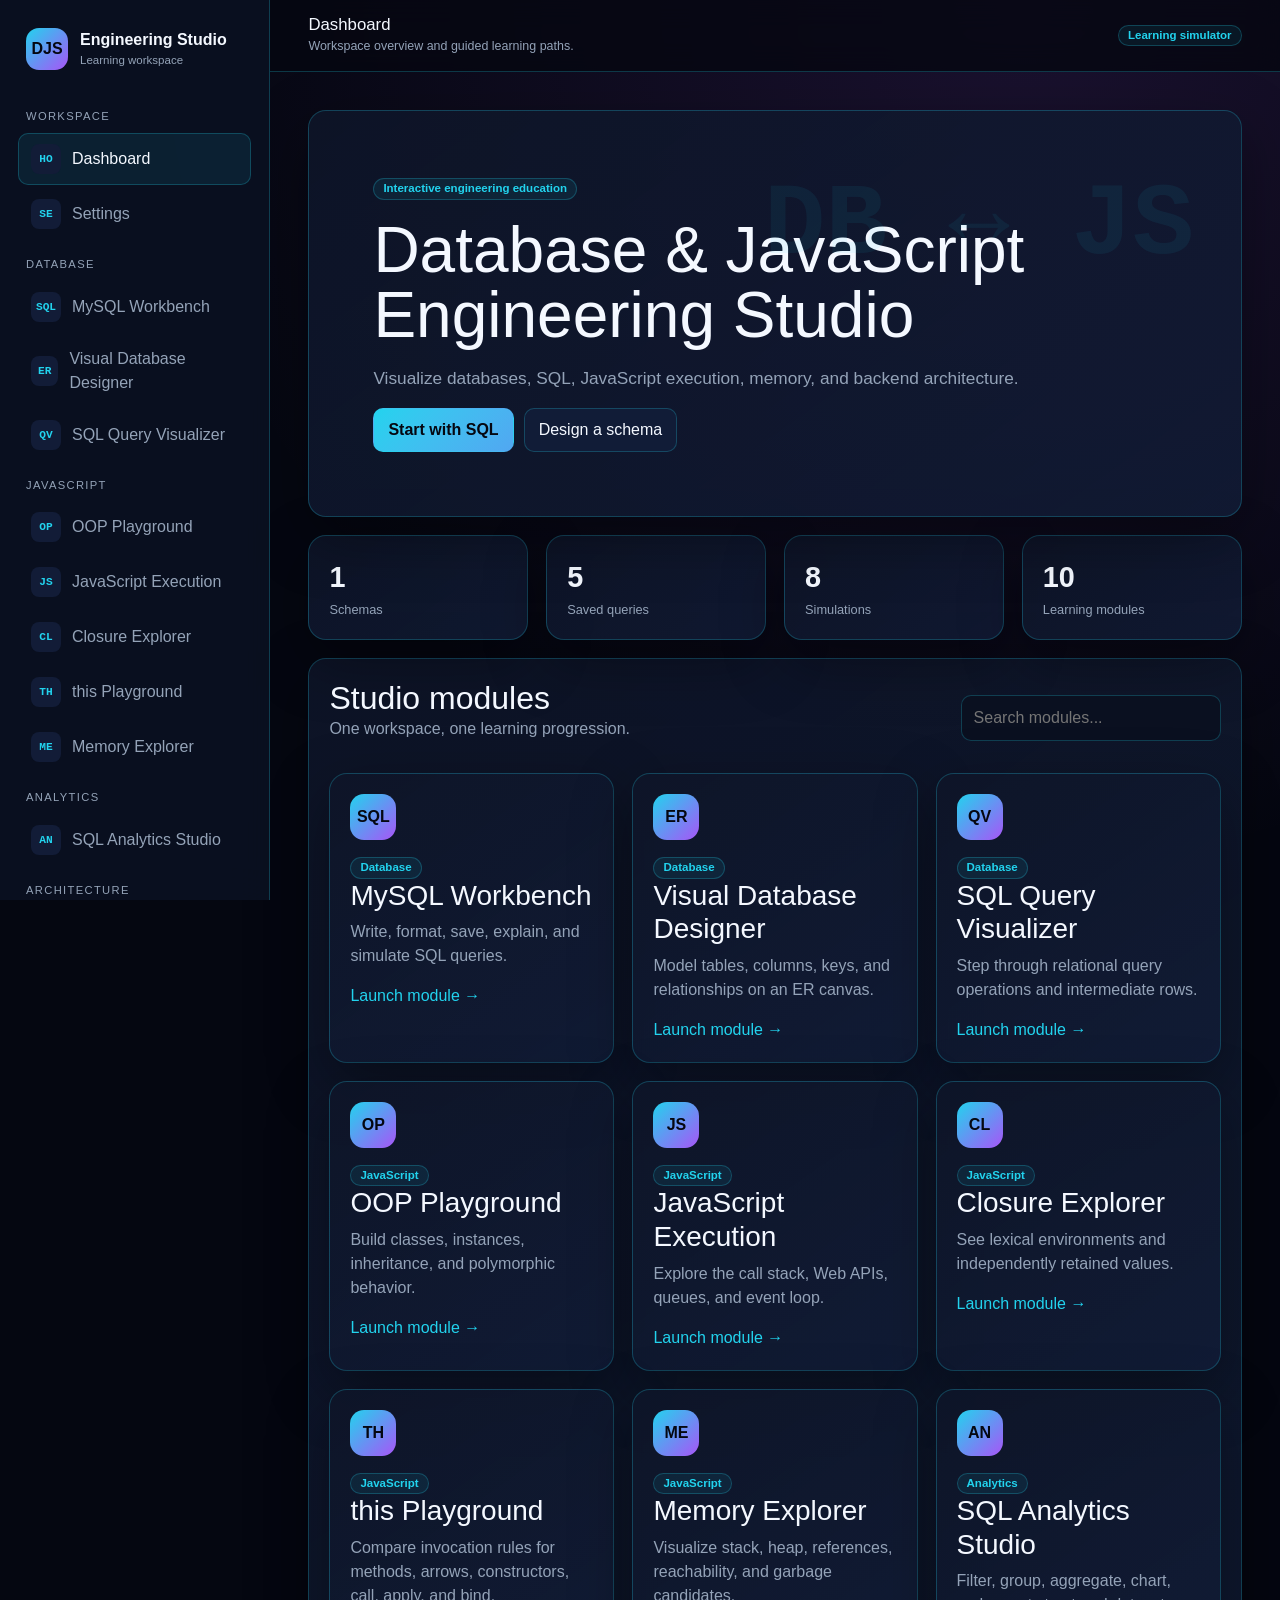
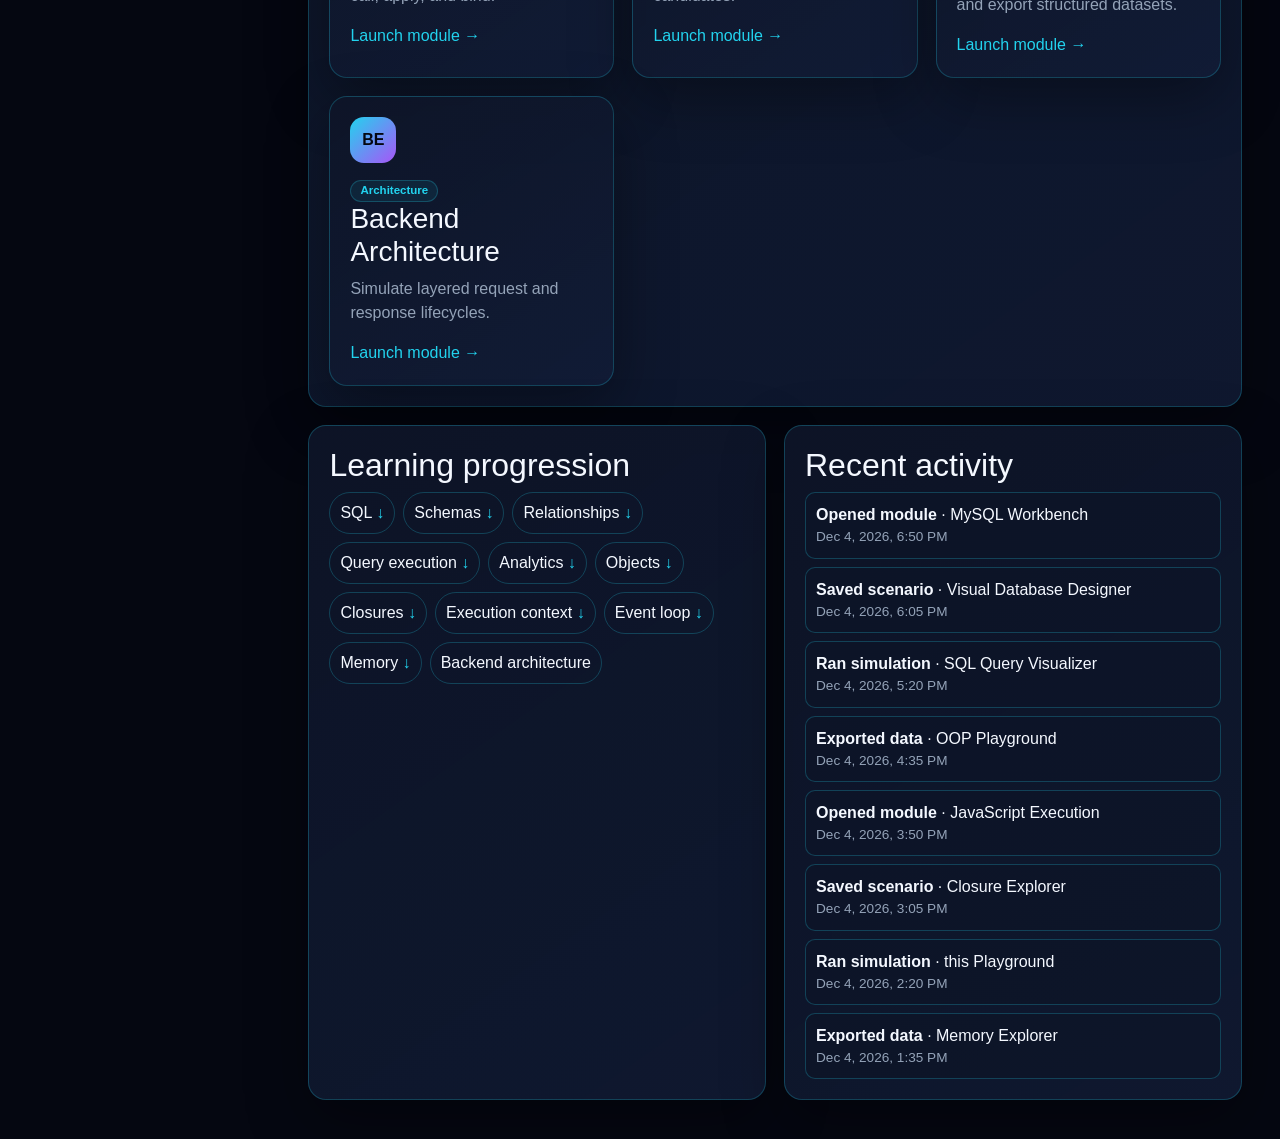
<file: index.html>
<!doctype html>
<html lang="en">

<head>
    <meta charset="utf-8">
    <meta name="viewport" content="width=device-width,initial-scale=1">
    <title>Database & JavaScript Engineering Studio</title>
    <link rel="preconnect" href="https://fonts.googleapis.com" />
    <link rel="preconnect" href="https://fonts.gstatic.com" crossorigin />
    <link rel="stylesheet" href="https://fonts.googleapis.com/css2?family=Albert+Sans:wght@400;500;600;700;800&display=swap" />
    <meta name="description" content="A browser-based engineering studio for SQL learning, database design, query visualization, JavaScript execution, closures, memory, analytics, and backend architecture simulation.">
    <link rel="canonical" href="https://fazal305.github.io/database-javascript-engineering-studio/">

    <meta property="og:type" content="website">
    <meta property="og:url" content="https://fazal305.github.io/database-javascript-engineering-studio/">
    <meta property="og:title" content="Database & JavaScript Engineering Studio">
    <meta property="og:description" content="A browser-based engineering studio for SQL learning, database design, query visualization, JavaScript execution, closures, memory, analytics, and backend architecture simulation.">
    <meta property="og:image" content="https://fazal305.github.io/database-javascript-engineering-studio/assets/icons/og-image.png">
    <meta property="og:image:width" content="1200">
    <meta property="og:image:height" content="630">

    <meta name="twitter:card" content="summary_large_image">
    <meta name="twitter:title" content="Database & JavaScript Engineering Studio">
    <meta name="twitter:description" content="A browser-based engineering studio for SQL learning, database design, query visualization, JavaScript execution, closures, memory, analytics, and backend architecture simulation.">
    <meta name="twitter:image" content="https://fazal305.github.io/database-javascript-engineering-studio/assets/icons/og-image.png">

    <link rel="icon" type="image/svg+xml" href="assets/icons/favicon.svg">
    <link href="https://cdn.jsdelivr.net/npm/bootstrap@5.3.3/dist/css/bootstrap.min.css" rel="stylesheet">
    <link rel="stylesheet" href="styles.css">
    <link rel="stylesheet" href="css/dashboard.css">
</head>

<body>
    <div class="app-shell">
        <aside data-sidebar></aside>
        <main class="main">
            <header data-topbar></header>
            <div class="page-content">
                <section class="hero panel"><span class="badge">Interactive engineering education</span>
                    <h2 id="hero-title"></h2>
                    <p id="hero-tagline"></p>
                    <div class="toolbar"><a class="btn btn-primary" href="mysql-workbench.html">Start with SQL</a><a
                            class="btn" href="database-designer.html">Design a schema</a></div>
                </section>
                <section id="stats" class="grid grid-4 stats"></section>
                <section class="panel">
                    <div class="panel-header">
                        <div>
                            <h2>Studio modules</h2>
                            <p class="muted">One workspace, one learning progression.</p>
                        </div><input id="module-search" class="input search" aria-label="Search modules"
                            placeholder="Search modules...">
                    </div>
                    <div id="module-grid" class="grid grid-3"></div>
                </section>
                <div class="grid grid-2 lower-grid">
                    <section class="panel">
                        <h2>Learning progression</h2>
                        <div id="progression" class="progression"></div>
                    </section>
                    <section class="panel">
                        <h2>Recent activity</h2>
                        <div id="activity" class="list"></div>
                    </section>
                </div>
            </div>
        </main>
    </div>
    <script src="https://code.jquery.com/jquery-3.7.1.min.js"></script>
    <script src="https://cdn.jsdelivr.net/npm/bootstrap@5.3.3/dist/js/bootstrap.bundle.min.js"></script>
    <script src="js/shared.js"></script>
    <script src="js/dashboard.js"></script>
</body>

</html>
</file>
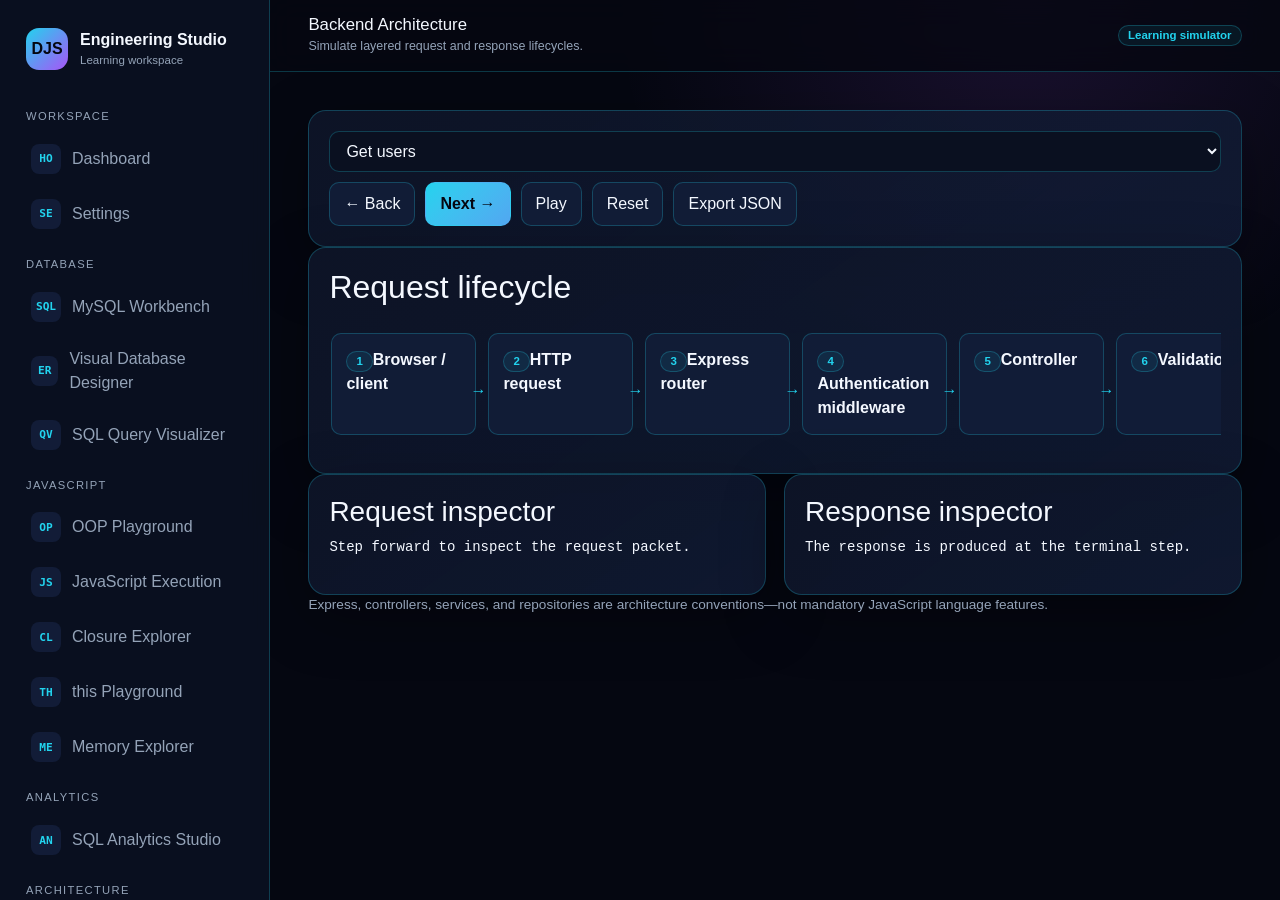
<file: backend-architecture.html>
<!doctype html>
<html lang="en">

<head>
    <meta charset="utf-8">
    <meta name="viewport" content="width=device-width,initial-scale=1">
    <title>Backend Architecture Simulator</title>
    <link rel="preconnect" href="https://fonts.googleapis.com" />
    <link rel="preconnect" href="https://fonts.gstatic.com" crossorigin />
    <link rel="stylesheet" href="https://fonts.googleapis.com/css2?family=Albert+Sans:wght@400;500;600;700;800&display=swap" />
    <link href="https://cdn.jsdelivr.net/npm/bootstrap@5.3.3/dist/css/bootstrap.min.css" rel="stylesheet">
    <link rel="stylesheet" href="styles.css">
    <link rel="stylesheet" href="css/backend-architecture.css">
</head>

<body>
    <div class="app-shell">
        <aside data-sidebar></aside>
        <main class="main">
            <header data-topbar></header>
            <div class="page-content">
                <section class="panel">
                    <div class="toolbar"><select id="backend-scenario" class="select"></select><button
                            id="architecture-back" class="btn">← Back</button><button id="architecture-next"
                            class="btn btn-primary">Next →</button><button id="architecture-play"
                            class="btn">Play</button><button id="architecture-reset" class="btn">Reset</button><button
                            id="architecture-export" class="btn">Export JSON</button></div>
                </section>
                <section class="panel">
                    <h2>Request lifecycle</h2>
                    <div id="architecture-layers" class="architecture-flow"></div>
                </section>
                <div class="grid grid-2">
                    <section class="panel">
                        <h3>Request inspector</h3>
                        <pre id="request-inspector" class="code-block"></pre>
                    </section>
                    <section class="panel">
                        <h3>Response inspector</h3>
                        <pre id="response-inspector" class="code-block"></pre>
                    </section>
                </div>
                <p class="help">Express, controllers, services, and repositories are architecture conventions—not
                    mandatory JavaScript language features.</p>
            </div>
        </main>
    </div>
    <script src="https://code.jquery.com/jquery-3.7.1.min.js"></script>
    <script src="https://cdn.jsdelivr.net/npm/bootstrap@5.3.3/dist/js/bootstrap.bundle.min.js"></script>
    <script src="js/shared.js"></script>
    <script src="js/backend-architecture.js"></script>
</body>

</html>
</file>
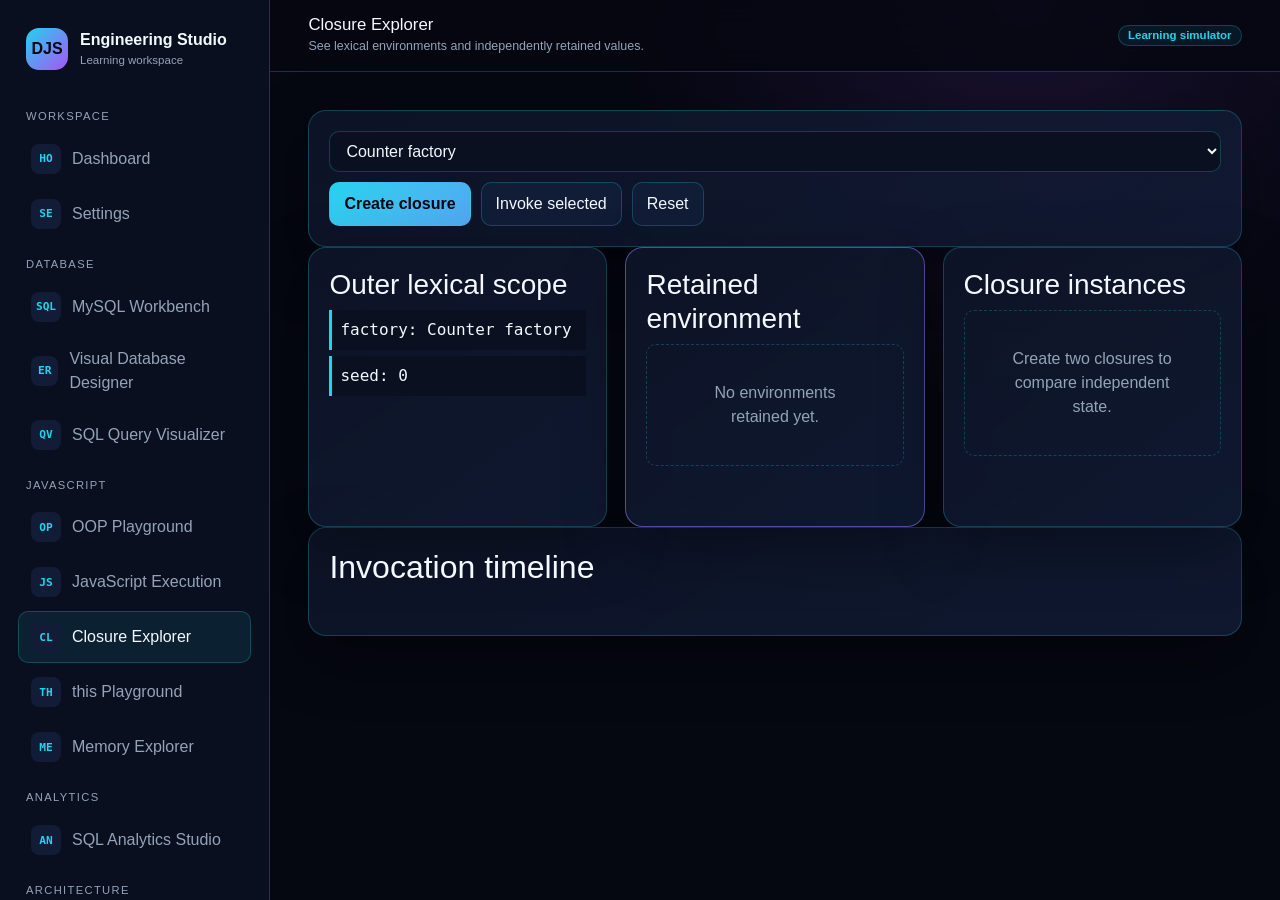
<file: closure-explorer.html>
<!doctype html>
<html lang="en">

<head>
    <meta charset="utf-8">
    <meta name="viewport" content="width=device-width,initial-scale=1">
    <title>Closure Explorer</title>
    <link rel="preconnect" href="https://fonts.googleapis.com" />
    <link rel="preconnect" href="https://fonts.gstatic.com" crossorigin />
    <link rel="stylesheet" href="https://fonts.googleapis.com/css2?family=Albert+Sans:wght@400;500;600;700;800&display=swap" />
    <link href="https://cdn.jsdelivr.net/npm/bootstrap@5.3.3/dist/css/bootstrap.min.css" rel="stylesheet">
    <link rel="stylesheet" href="styles.css">
    <link rel="stylesheet" href="css/closure-explorer.css">
</head>

<body>
    <div class="app-shell">
        <aside data-sidebar></aside>
        <main class="main">
            <header data-topbar></header>
            <div class="page-content">
                <section class="panel">
                    <div class="toolbar"><select id="closure-scenario" class="select"></select><button id="new-closure"
                            class="btn btn-primary">Create closure</button><button id="invoke-closure"
                            class="btn">Invoke selected</button><button id="reset-closures" class="btn">Reset</button>
                    </div>
                </section>
                <div class="grid grid-3">
                    <section class="panel scope outer">
                        <h3>Outer lexical scope</h3>
                        <div id="outer-scope"></div>
                    </section>
                    <section class="panel scope retained">
                        <h3>Retained environment</h3>
                        <div id="retained-scope"></div>
                    </section>
                    <section class="panel scope inner">
                        <h3>Closure instances</h3>
                        <div id="closure-instances" class="list"></div>
                    </section>
                </div>
                <section class="panel">
                    <h2>Invocation timeline</h2>
                    <div id="closure-timeline" class="flow"></div>
                </section>
            </div>
        </main>
    </div>
    <script src="https://code.jquery.com/jquery-3.7.1.min.js"></script>
    <script src="https://cdn.jsdelivr.net/npm/bootstrap@5.3.3/dist/js/bootstrap.bundle.min.js"></script>
    <script src="js/shared.js"></script>
    <script src="js/closure-explorer.js"></script>
</body>

</html>
</file>
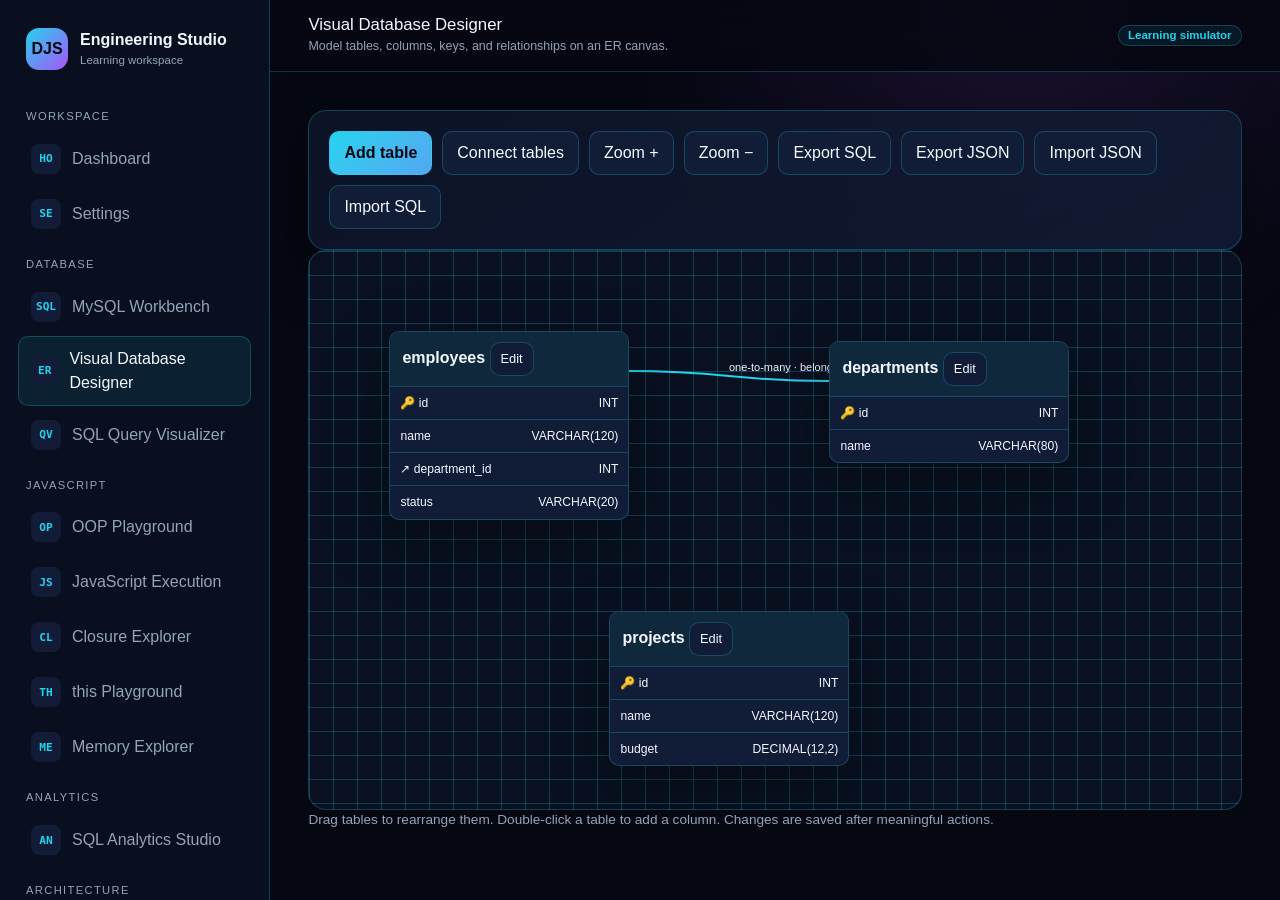
<file: database-designer.html>
<!doctype html>
<html lang="en">

<head>
    <meta charset="utf-8">
    <meta name="viewport" content="width=device-width,initial-scale=1">
    <title>Database Designer</title>
    <link rel="preconnect" href="https://fonts.googleapis.com" />
    <link rel="preconnect" href="https://fonts.gstatic.com" crossorigin />
    <link rel="stylesheet" href="https://fonts.googleapis.com/css2?family=Albert+Sans:wght@400;500;600;700;800&display=swap" />
    <link href="https://cdn.jsdelivr.net/npm/bootstrap@5.3.3/dist/css/bootstrap.min.css" rel="stylesheet">
    <link rel="stylesheet" href="styles.css">
    <link rel="stylesheet" href="css/database-designer.css">
</head>

<body>
    <div class="app-shell">
        <aside data-sidebar></aside>
        <main class="main">
            <header data-topbar></header>
            <div class="page-content">
                <section class="panel">
                    <div class="toolbar"><button id="add-table" class="btn btn-primary">Add table</button><button
                            id="add-relationship" class="btn">Connect tables</button><button id="zoom-in"
                            class="btn">Zoom +</button><button id="zoom-out" class="btn">Zoom −</button><button
                            id="export-schema-sql" class="btn">Export SQL</button><button id="export-schema-json"
                            class="btn">Export JSON</button><label class="btn">Import JSON<input id="import-schema-json"
                                type="file" accept=".json" hidden></label><label class="btn">Import SQL<input
                                id="import-schema-sql" type="file" accept=".sql,.txt" hidden></label></div>
                </section>
                <section id="designer-canvas" class="workspace-canvas" tabindex="0"><svg id="relationship-layer"
                        aria-label="Table relationships"></svg>
                    <div id="table-layer"></div>
                </section>
                <p class="help">Drag tables to rearrange them. Double-click a table to add a column. Changes are saved
                    after meaningful actions.</p>
            </div>
        </main>
    </div>
    <dialog id="designer-dialog">
        <form method="dialog" class="panel dialog-form">
            <h2 id="dialog-title">Edit</h2>
            <div id="dialog-fields"></div>
            <div class="toolbar"><button value="cancel" class="btn">Cancel</button><button id="dialog-save"
                    value="default" class="btn btn-primary">Save</button></div>
        </form>
    </dialog>
    <script src="https://code.jquery.com/jquery-3.7.1.min.js"></script>
    <script src="https://cdn.jsdelivr.net/npm/bootstrap@5.3.3/dist/js/bootstrap.bundle.min.js"></script>
    <script src="js/shared.js"></script>
    <script src="js/database-designer.js"></script>
</body>

</html>
</file>
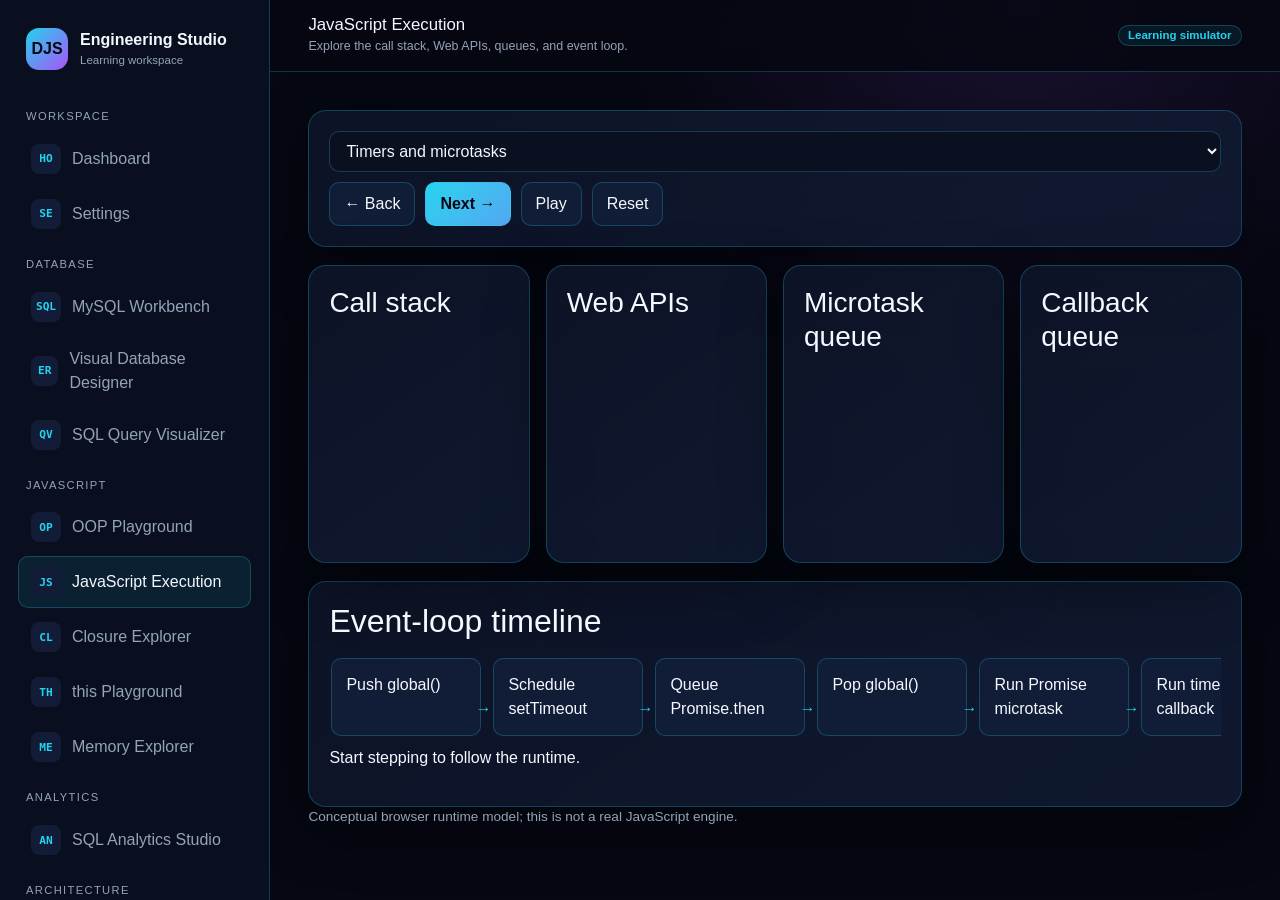
<file: javascript-execution-visualizer.html>
<!doctype html>
<html lang="en">

<head>
    <meta charset="utf-8">
    <meta name="viewport" content="width=device-width,initial-scale=1">
    <title>JavaScript Execution Visualizer</title>
    <link rel="preconnect" href="https://fonts.googleapis.com" />
    <link rel="preconnect" href="https://fonts.gstatic.com" crossorigin />
    <link rel="stylesheet" href="https://fonts.googleapis.com/css2?family=Albert+Sans:wght@400;500;600;700;800&display=swap" />
    <link href="https://cdn.jsdelivr.net/npm/bootstrap@5.3.3/dist/css/bootstrap.min.css" rel="stylesheet">
    <link rel="stylesheet" href="styles.css">
    <link rel="stylesheet" href="css/javascript-execution-visualizer.css">
</head>

<body>
    <div class="app-shell">
        <aside data-sidebar></aside>
        <main class="main">
            <header data-topbar></header>
            <div class="page-content">
                <section class="panel">
                    <div class="toolbar"><select id="scenario" class="select"></select><button id="exec-back"
                            class="btn">← Back</button><button id="exec-next" class="btn btn-primary">Next
                            →</button><button id="exec-play" class="btn">Play</button><button id="exec-reset"
                            class="btn">Reset</button></div>
                </section>
                <div class="runtime-grid">
                    <section class="panel">
                        <h3>Call stack</h3>
                        <div id="call-stack" class="runtime-lane"></div>
                    </section>
                    <section class="panel">
                        <h3>Web APIs</h3>
                        <div id="web-apis" class="runtime-lane"></div>
                    </section>
                    <section class="panel">
                        <h3>Microtask queue</h3>
                        <div id="microtasks" class="runtime-lane"></div>
                    </section>
                    <section class="panel">
                        <h3>Callback queue</h3>
                        <div id="callbacks" class="runtime-lane"></div>
                    </section>
                </div>
                <section class="panel">
                    <h2>Event-loop timeline</h2>
                    <div id="exec-timeline" class="flow"></div>
                    <p id="exec-explanation"></p>
                </section>
                <p class="help">Conceptual browser runtime model; this is not a real JavaScript engine.</p>
            </div>
        </main>
    </div>
    <script src="https://code.jquery.com/jquery-3.7.1.min.js"></script>
    <script src="https://cdn.jsdelivr.net/npm/bootstrap@5.3.3/dist/js/bootstrap.bundle.min.js"></script>
    <script src="js/shared.js"></script>
    <script src="js/javascript-execution-visualizer.js"></script>
</body>

</html>
</file>
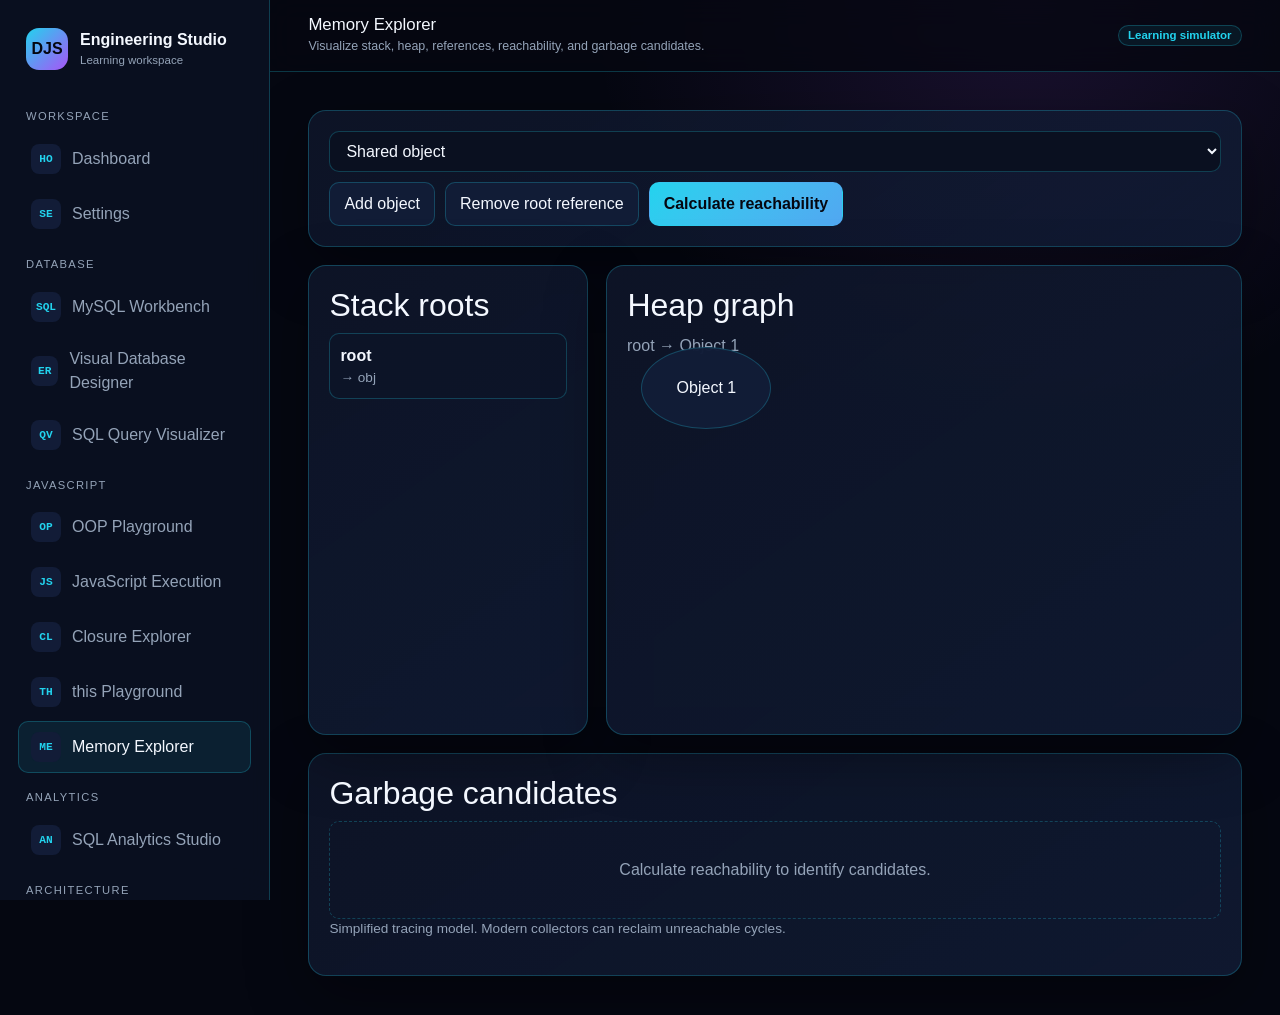
<file: memory-explorer.html>
<!doctype html>
<html lang="en">

<head>
    <meta charset="utf-8">
    <meta name="viewport" content="width=device-width,initial-scale=1">
    <title>Memory Explorer</title>
    <link rel="preconnect" href="https://fonts.googleapis.com" />
    <link rel="preconnect" href="https://fonts.gstatic.com" crossorigin />
    <link rel="stylesheet" href="https://fonts.googleapis.com/css2?family=Albert+Sans:wght@400;500;600;700;800&display=swap" />
    <link href="https://cdn.jsdelivr.net/npm/bootstrap@5.3.3/dist/css/bootstrap.min.css" rel="stylesheet">
    <link rel="stylesheet" href="styles.css">
    <link rel="stylesheet" href="css/memory-explorer.css">
</head>

<body>
    <div class="app-shell">
        <aside data-sidebar></aside>
        <main class="main">
            <header data-topbar></header>
            <div class="page-content">
                <section class="panel">
                    <div class="toolbar"><select id="memory-scenario" class="select"></select><button
                            id="add-memory-node" class="btn">Add object</button><button id="remove-reference"
                            class="btn">Remove root reference</button><button id="collect-garbage"
                            class="btn btn-primary">Calculate reachability</button></div>
                </section>
                <div class="memory-layout">
                    <section class="panel">
                        <h2>Stack roots</h2>
                        <div id="memory-stack" class="list"></div>
                    </section>
                    <section class="panel heap">
                        <h2>Heap graph</h2><svg id="memory-links"></svg>
                        <div id="memory-heap"></div>
                    </section>
                </div>
                <section class="panel">
                    <h2>Garbage candidates</h2>
                    <div id="garbage-candidates"></div>
                    <p class="help">Simplified tracing model. Modern collectors can reclaim unreachable cycles.</p>
                </section>
            </div>
        </main>
    </div>
    <script src="https://code.jquery.com/jquery-3.7.1.min.js"></script>
    <script src="https://cdn.jsdelivr.net/npm/bootstrap@5.3.3/dist/js/bootstrap.bundle.min.js"></script>
    <script src="js/shared.js"></script>
    <script src="js/memory-explorer.js"></script>
</body>

</html>
</file>
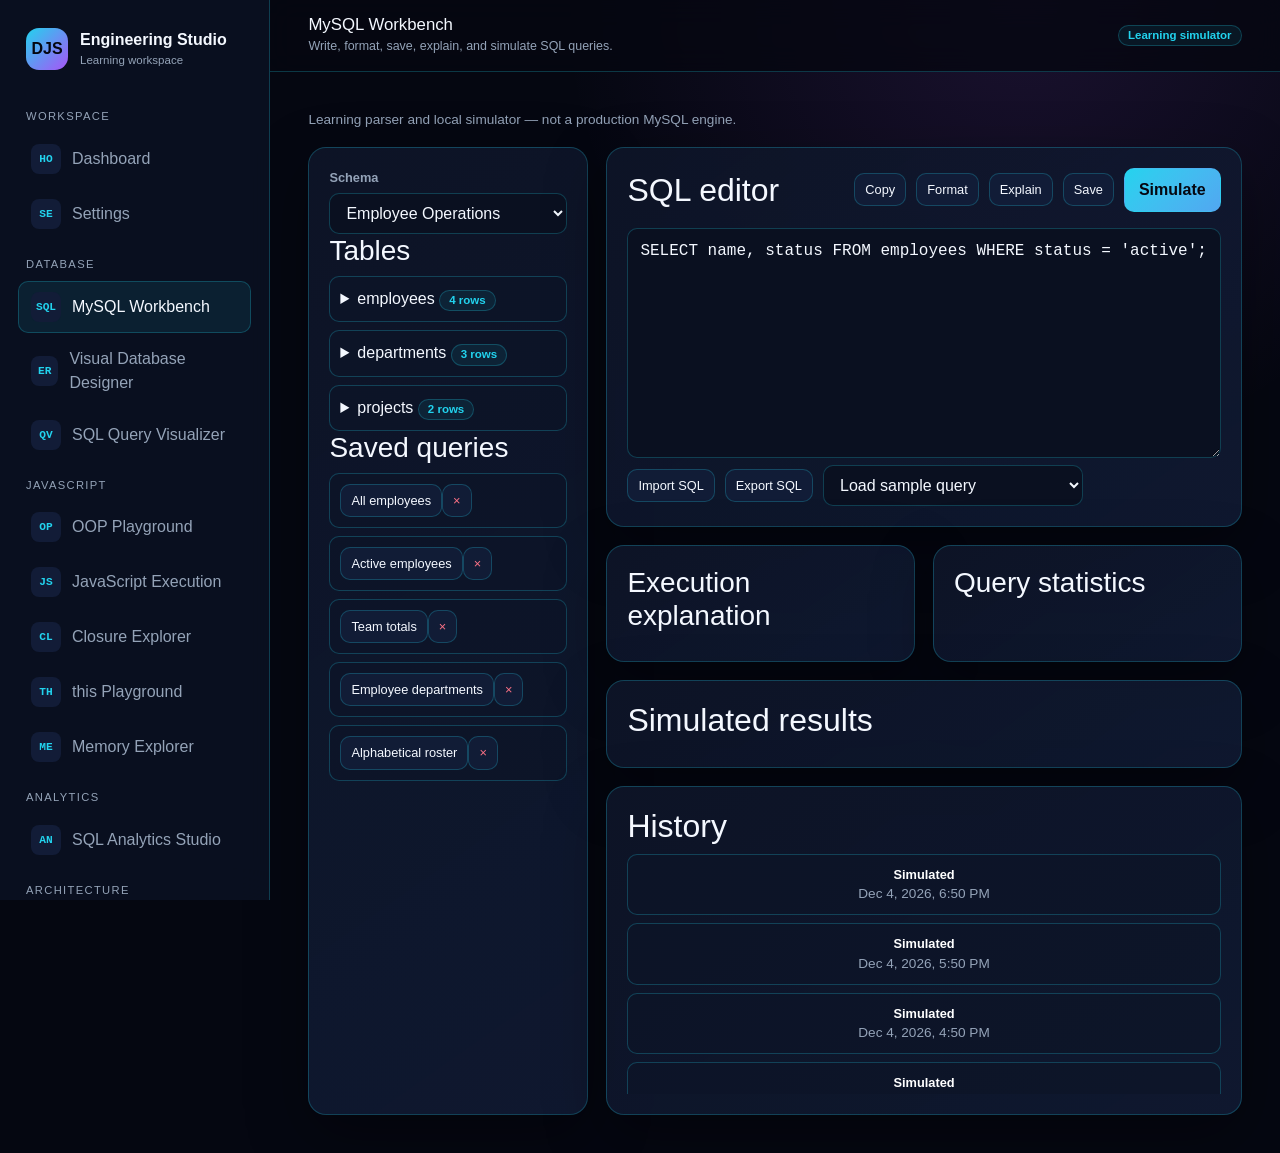
<file: mysql-workbench.html>
<!doctype html>
<html lang="en">

<head>
    <meta charset="utf-8">
    <meta name="viewport" content="width=device-width,initial-scale=1">
    <title>MySQL Workbench</title>
    <link rel="preconnect" href="https://fonts.googleapis.com" />
    <link rel="preconnect" href="https://fonts.gstatic.com" crossorigin />
    <link rel="stylesheet" href="https://fonts.googleapis.com/css2?family=Albert+Sans:wght@400;500;600;700;800&display=swap" />
    <link href="https://cdn.jsdelivr.net/npm/bootstrap@5.3.3/dist/css/bootstrap.min.css" rel="stylesheet">
    <link rel="stylesheet" href="styles.css">
    <link rel="stylesheet" href="css/mysql-workbench.css">
</head>

<body>
    <div class="app-shell">
        <aside data-sidebar></aside>
        <main class="main">
            <header data-topbar></header>
            <div class="page-content">
                <p class="help">Learning parser and local simulator — not a production MySQL engine.</p>
                <div class="split">
                    <aside class="panel">
                        <div class="field"><label for="schema-select">Schema</label><select id="schema-select"
                                class="select"></select></div>
                        <h3>Tables</h3>
                        <div id="schema-tree" class="list"></div>
                        <h3>Saved queries</h3>
                        <div id="saved-queries" class="list"></div>
                    </aside>
                    <div class="grid">
                        <section class="panel">
                            <div class="panel-header">
                                <h2>SQL editor</h2>
                                <div class="toolbar"><button id="copy-sql" class="btn btn-small">Copy</button><button
                                        id="format-sql" class="btn btn-small">Format</button><button id="explain-sql"
                                        class="btn btn-small">Explain</button><button id="save-query"
                                        class="btn btn-small">Save</button><button id="run-query"
                                        class="btn btn-primary">Simulate</button></div>
                            </div><textarea id="sql-editor" class="textarea code-editor" spellcheck="false"></textarea>
                            <div class="toolbar"><label class="btn btn-small">Import SQL<input id="sql-import"
                                        type="file" accept=".sql,.txt" hidden></label><button id="export-sql"
                                    class="btn btn-small">Export SQL</button><select id="sample-query"
                                    class="select compact-select" aria-label="Load sample"></select></div>
                        </section>
                        <section class="grid grid-2">
                            <div class="panel">
                                <h3>Execution explanation</h3>
                                <div id="explanation" class="list"></div>
                            </div>
                            <div class="panel">
                                <h3>Query statistics</h3>
                                <div id="query-stats"></div>
                            </div>
                        </section>
                        <section class="panel">
                            <h2>Simulated results</h2>
                            <div id="query-results"></div>
                        </section>
                        <section class="panel">
                            <h2>History</h2>
                            <div id="query-history" class="list"></div>
                        </section>
                    </div>
                </div>
            </div>
        </main>
    </div>
    <script src="https://code.jquery.com/jquery-3.7.1.min.js"></script>
    <script src="https://cdn.jsdelivr.net/npm/bootstrap@5.3.3/dist/js/bootstrap.bundle.min.js"></script>
    <script src="js/shared.js"></script>
    <script src="js/mysql-workbench.js"></script>
</body>

</html>
</file>
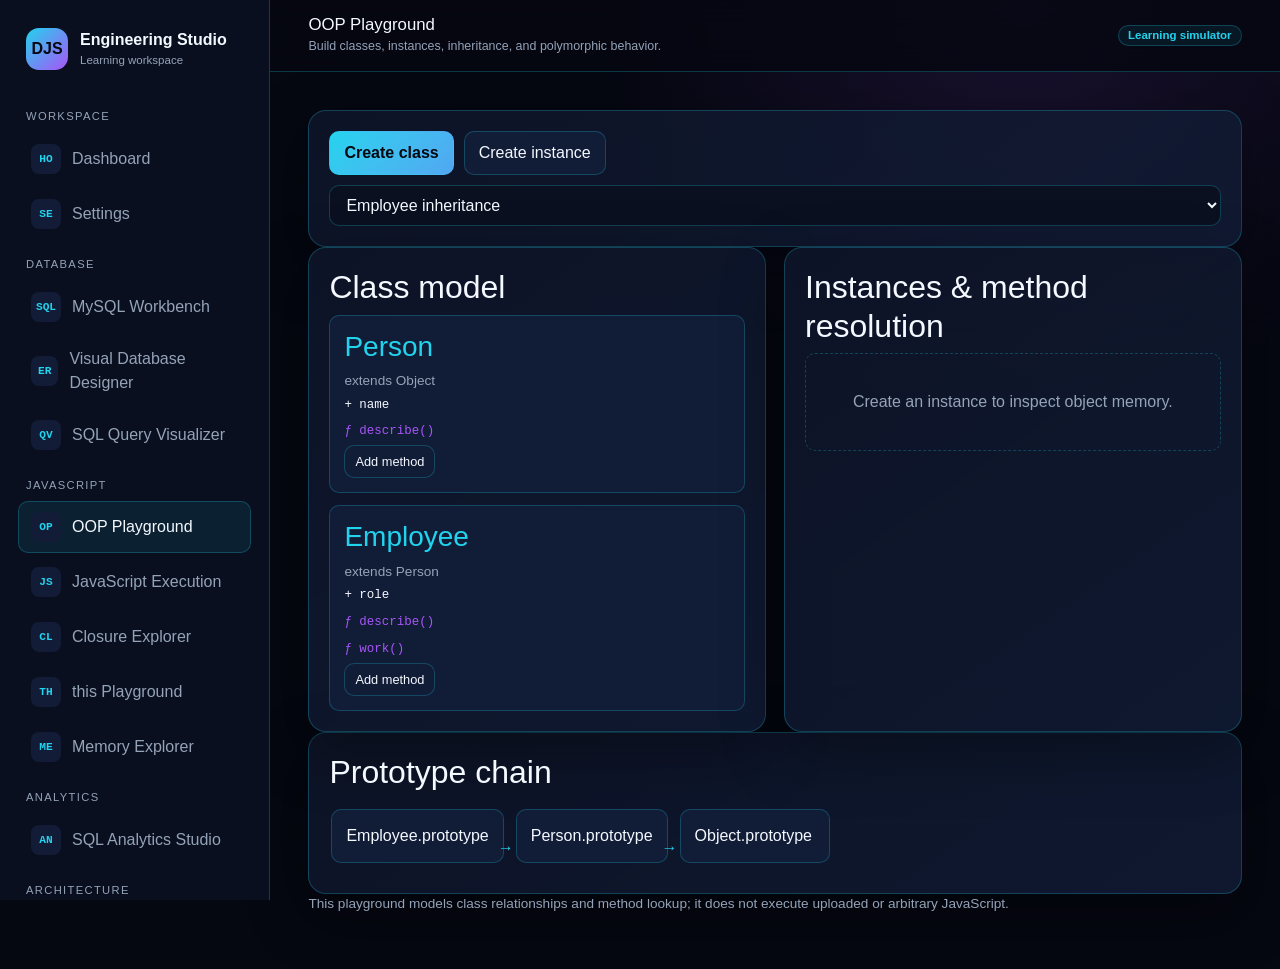
<file: oop-playground.html>
<!doctype html>
<html lang="en">

<head>
    <meta charset="utf-8">
    <meta name="viewport" content="width=device-width,initial-scale=1">
    <title>OOP Playground</title>
    <link rel="preconnect" href="https://fonts.googleapis.com" />
    <link rel="preconnect" href="https://fonts.gstatic.com" crossorigin />
    <link rel="stylesheet" href="https://fonts.googleapis.com/css2?family=Albert+Sans:wght@400;500;600;700;800&display=swap" />
    <link href="https://cdn.jsdelivr.net/npm/bootstrap@5.3.3/dist/css/bootstrap.min.css" rel="stylesheet">
    <link rel="stylesheet" href="styles.css">
    <link rel="stylesheet" href="css/oop-playground.css">
</head>

<body>
    <div class="app-shell">
        <aside data-sidebar></aside>
        <main class="main">
            <header data-topbar></header>
            <div class="page-content">
                <section class="panel">
                    <div class="toolbar"><button id="create-class" class="btn btn-primary">Create class</button><button
                            id="create-instance" class="btn">Create instance</button><select id="oop-demo"
                            class="select"></select></div>
                </section>
                <div class="grid grid-2">
                    <section class="panel">
                        <h2>Class model</h2>
                        <div id="class-model" class="class-grid"></div>
                    </section>
                    <section class="panel">
                        <h2>Instances & method resolution</h2>
                        <div id="instance-model" class="list"></div>
                    </section>
                </div>
                <section class="panel">
                    <h2>Prototype chain</h2>
                    <div id="prototype-chain" class="flow"></div>
                </section>
                <p class="help">This playground models class relationships and method lookup; it does not execute
                    uploaded or arbitrary JavaScript.</p>
            </div>
        </main>
    </div>
    <script src="https://code.jquery.com/jquery-3.7.1.min.js"></script>
    <script src="https://cdn.jsdelivr.net/npm/bootstrap@5.3.3/dist/js/bootstrap.bundle.min.js"></script>
    <script src="js/shared.js"></script>
    <script src="js/oop-playground.js"></script>
</body>

</html>
</file>
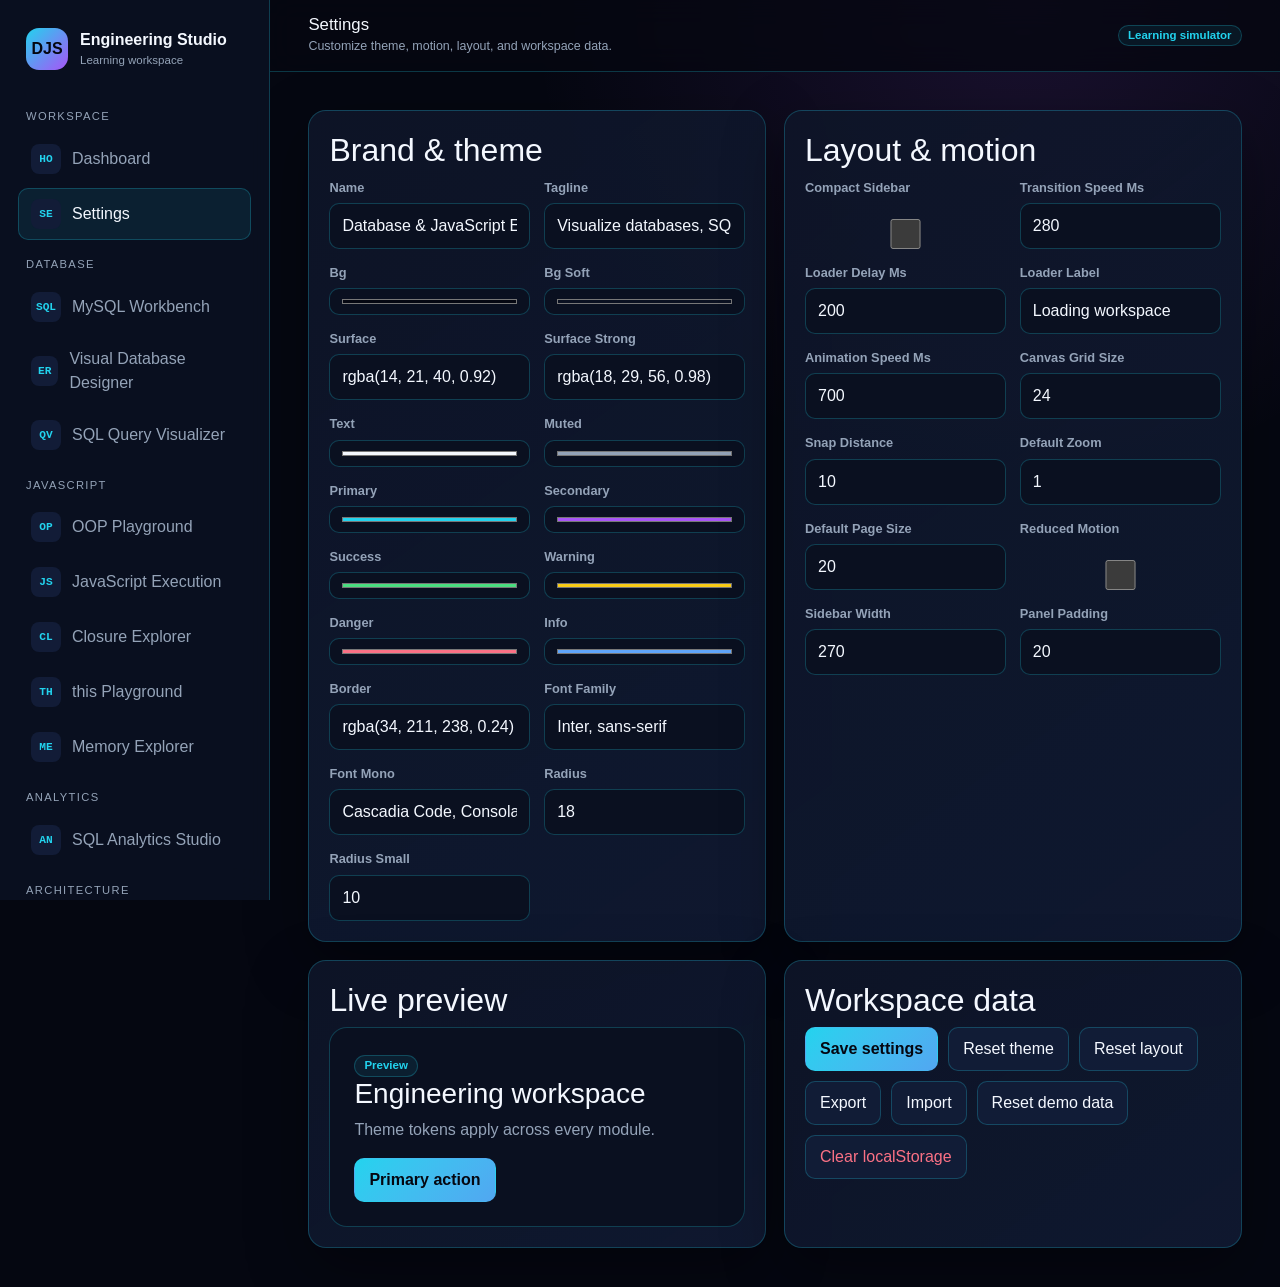
<file: settings.html>
<!doctype html>
<html lang="en">

<head>
    <meta charset="utf-8">
    <meta name="viewport" content="width=device-width,initial-scale=1">
    <title>Settings</title>
    <link rel="preconnect" href="https://fonts.googleapis.com" />
    <link rel="preconnect" href="https://fonts.gstatic.com" crossorigin />
    <link rel="stylesheet" href="https://fonts.googleapis.com/css2?family=Albert+Sans:wght@400;500;600;700;800&display=swap" />
    <link href="https://cdn.jsdelivr.net/npm/bootstrap@5.3.3/dist/css/bootstrap.min.css" rel="stylesheet">
    <link rel="stylesheet" href="styles.css">
    <link rel="stylesheet" href="css/settings.css">
</head>

<body>
    <div class="app-shell">
        <aside data-sidebar></aside>
        <main class="main">
            <header data-topbar></header>
            <div class="page-content">
                <form id="settings-form" class="grid grid-2">
                    <section class="panel">
                        <h2>Brand & theme</h2>
                        <div id="theme-settings" class="settings-grid"></div>
                    </section>
                    <section class="panel">
                        <h2>Layout & motion</h2>
                        <div id="layout-settings" class="settings-grid"></div>
                    </section>
                    <section class="panel preview">
                        <h2>Live preview</h2>
                        <div class="preview-card"><span class="badge">Preview</span>
                            <h3>Engineering workspace</h3>
                            <p class="muted">Theme tokens apply across every module.</p><button class="btn btn-primary"
                                type="button">Primary action</button>
                        </div>
                    </section>
                    <section class="panel">
                        <h2>Workspace data</h2>
                        <div class="toolbar"><button id="save-settings" class="btn btn-primary">Save
                                settings</button><button id="reset-theme" type="button" class="btn">Reset
                                theme</button><button id="reset-layout" type="button" class="btn">Reset
                                layout</button><button id="export-workspace" type="button"
                                class="btn">Export</button><label class="btn">Import<input id="import-workspace"
                                    type="file" accept=".json" hidden></label><button id="reset-demo" type="button"
                                class="btn">Reset demo data</button><button id="clear-workspace" type="button"
                                class="btn btn-danger">Clear localStorage</button></div>
                    </section>
                </form>
            </div>
        </main>
    </div>
    <script src="https://code.jquery.com/jquery-3.7.1.min.js"></script>
    <script src="https://cdn.jsdelivr.net/npm/bootstrap@5.3.3/dist/js/bootstrap.bundle.min.js"></script>
    <script src="js/shared.js"></script>
    <script src="js/settings.js"></script>
</body>

</html>
</file>
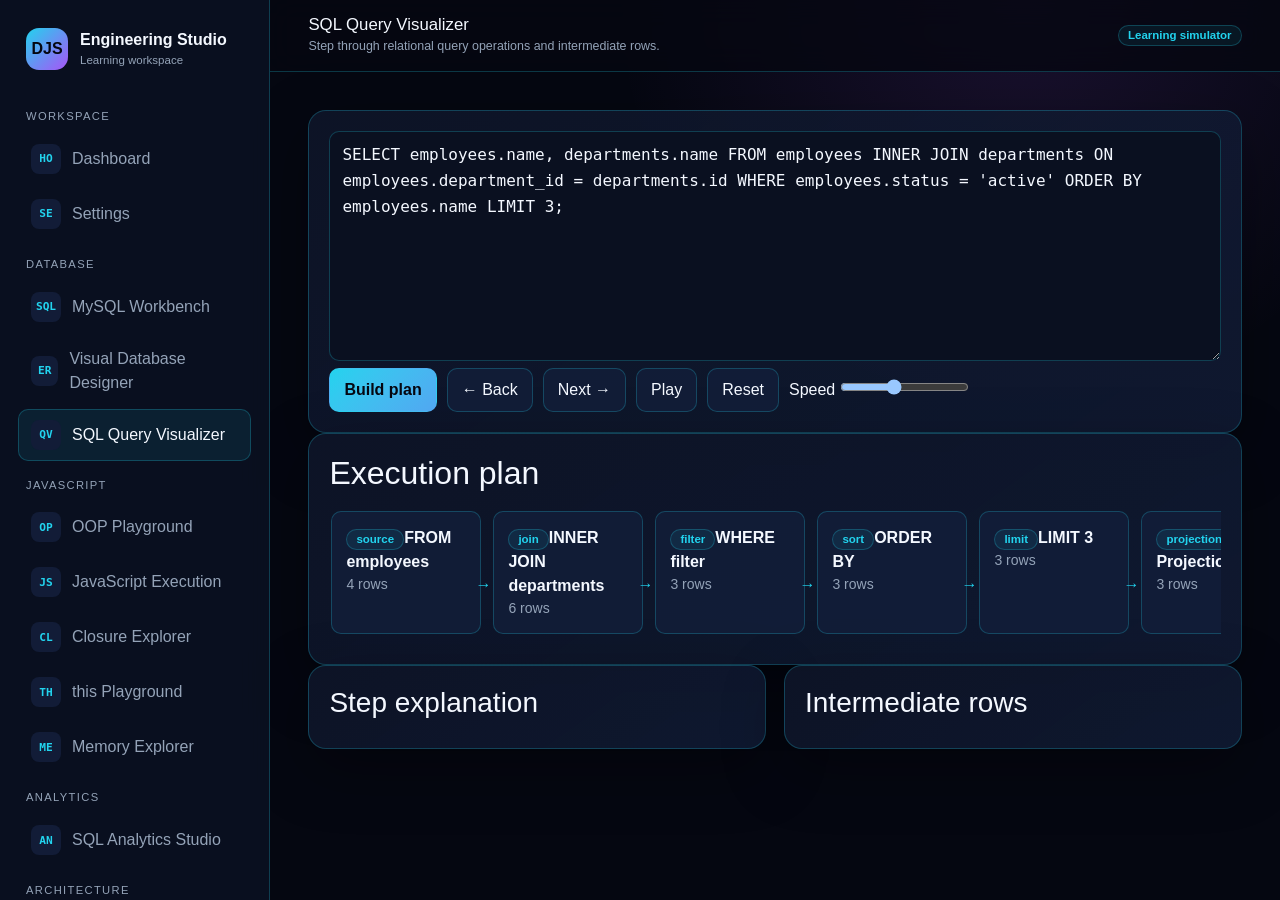
<file: sql-query-visualizer.html>
<!doctype html>
<html lang="en">

<head>
    <meta charset="utf-8">
    <meta name="viewport" content="width=device-width,initial-scale=1">
    <title>SQL Query Visualizer</title>
    <link rel="preconnect" href="https://fonts.googleapis.com" />
    <link rel="preconnect" href="https://fonts.gstatic.com" crossorigin />
    <link rel="stylesheet" href="https://fonts.googleapis.com/css2?family=Albert+Sans:wght@400;500;600;700;800&display=swap" />
    <link href="https://cdn.jsdelivr.net/npm/bootstrap@5.3.3/dist/css/bootstrap.min.css" rel="stylesheet">
    <link rel="stylesheet" href="styles.css">
    <link rel="stylesheet" href="css/sql-query-visualizer.css">
</head>

<body>
    <div class="app-shell">
        <aside data-sidebar></aside>
        <main class="main">
            <header data-topbar></header>
            <div class="page-content">
                <section class="panel"><textarea id="visualizer-sql" class="textarea code-editor"></textarea>
                    <div class="toolbar"><button id="build-plan" class="btn btn-primary">Build plan</button><button
                            id="step-back" class="btn">← Back</button><button id="step-next" class="btn">Next
                            →</button><button id="play-plan" class="btn">Play</button><button id="reset-plan"
                            class="btn">Reset</button><label>Speed <input id="plan-speed" type="range" min="150"
                                max="1500" value="700"></label></div>
                </section>
                <section class="panel">
                    <h2>Execution plan</h2>
                    <div id="execution-plan" class="flow"></div>
                </section>
                <section class="grid grid-2">
                    <div class="panel">
                        <h3>Step explanation</h3>
                        <div id="step-explanation"></div>
                    </div>
                    <div class="panel">
                        <h3>Intermediate rows</h3>
                        <div id="intermediate-rows"></div>
                    </div>
                </section>
            </div>
        </main>
    </div>
    <script src="https://code.jquery.com/jquery-3.7.1.min.js"></script>
    <script src="https://cdn.jsdelivr.net/npm/bootstrap@5.3.3/dist/js/bootstrap.bundle.min.js"></script>
    <script src="js/shared.js"></script>
    <script src="js/mysql-workbench.js"></script>
    <script src="js/sql-query-visualizer.js"></script>
</body>

</html>
</file>
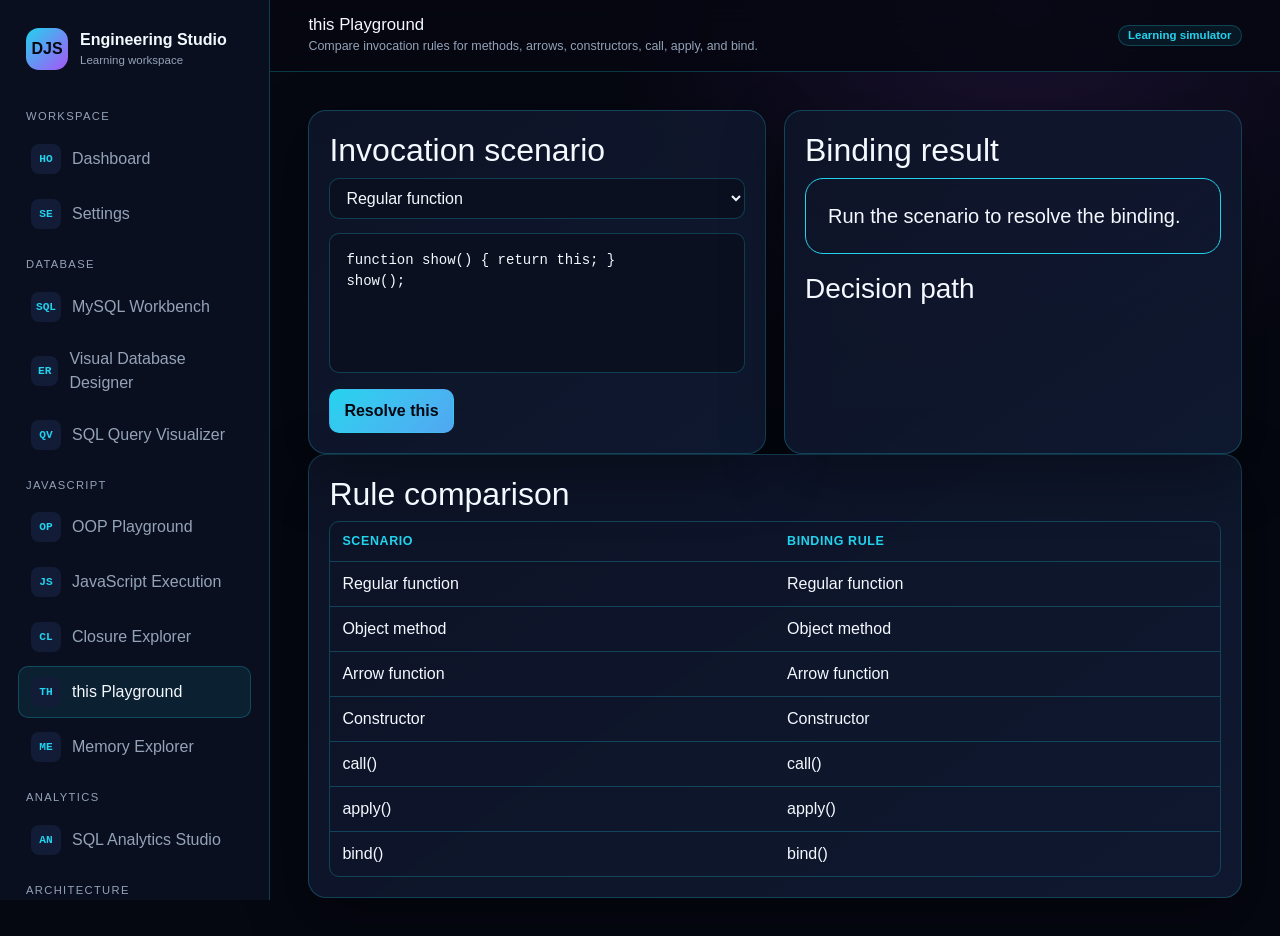
<file: this-playground.html>
<!doctype html>
<html lang="en">

<head>
    <meta charset="utf-8">
    <meta name="viewport" content="width=device-width,initial-scale=1">
    <title>this Playground</title>
    <link rel="preconnect" href="https://fonts.googleapis.com" />
    <link rel="preconnect" href="https://fonts.gstatic.com" crossorigin />
    <link rel="stylesheet" href="https://fonts.googleapis.com/css2?family=Albert+Sans:wght@400;500;600;700;800&display=swap" />
    <link href="https://cdn.jsdelivr.net/npm/bootstrap@5.3.3/dist/css/bootstrap.min.css" rel="stylesheet">
    <link rel="stylesheet" href="styles.css">
    <link rel="stylesheet" href="css/this-playground.css">
</head>

<body>
    <div class="app-shell">
        <aside data-sidebar></aside>
        <main class="main">
            <header data-topbar></header>
            <div class="page-content">
                <div class="grid grid-2">
                    <section class="panel">
                        <h2>Invocation scenario</h2><select id="this-scenario" class="select"></select>
                        <pre id="this-code" class="code-block"></pre><button id="run-this"
                            class="btn btn-primary">Resolve this</button>
                    </section>
                    <section class="panel">
                        <h2>Binding result</h2>
                        <div id="this-result" class="binding-result"></div>
                        <h3>Decision path</h3>
                        <div id="this-path" class="flow"></div>
                    </section>
                </div>
                <section class="panel">
                    <h2>Rule comparison</h2>
                    <div id="this-rules" class="table-wrap"></div>
                </section>
            </div>
        </main>
    </div>
    <script src="https://code.jquery.com/jquery-3.7.1.min.js"></script>
    <script src="https://cdn.jsdelivr.net/npm/bootstrap@5.3.3/dist/js/bootstrap.bundle.min.js"></script>
    <script src="js/shared.js"></script>
    <script src="js/this-playground.js"></script>
</body>

</html>
</file>
<file: styles.css>
:root {
  --bg: #050711;
  --bg-soft: #0a1020;
  --surface: rgba(14, 21, 40, 0.92);
  --surface-strong: rgba(18, 29, 56, 0.98);
  --text: #f4f8ff;
  --muted: #94a3b8;
  --primary: #22d3ee;
  --secondary: #a855f7;
  --success: #4ade80;
  --warning: #facc15;
  --danger: #fb7185;
  --info: #60a5fa;
  --border: rgba(34, 211, 238, 0.24);
  --shadow: 0 20px 60px rgba(0, 0, 0, 0.35);
  --radius: 18px;
  --radius-small: 10px;
  --font-family: "Albert Sans", system-ui, sans-serif;
  --font-mono: "Cascadia Code", Consolas, monospace;
  --sidebar-width: 270px;
  --content-width: 1500px;
  --panel-padding: 20px;
  --transition-speed: 280ms;
  --grid-size: 24px;
}
* {
  box-sizing: border-box;
}
html {
  color-scheme: dark;
  scroll-behavior: smooth;
}
body {
  margin: 0;
  background:
    radial-gradient(
      circle at 80% 0,
      color-mix(in srgb, var(--secondary) 13%, transparent),
      transparent 30%
    ),
    var(--bg);
  color: var(--text);
  font-family: var(--font-family);
  min-height: 100vh;
}
a {
  color: inherit;
  text-decoration: none;
}
button,
input,
select,
textarea {
  font: inherit;
}
button {
  cursor: pointer;
}
::selection {
  background: var(--primary);
  color: var(--bg);
}
:focus-visible {
  outline: 3px solid color-mix(in srgb, var(--primary) 70%, transparent);
  outline-offset: 2px;
}
.app-shell {
  display: grid;
  grid-template-columns: var(--sidebar-width) minmax(0, 1fr);
  min-height: 100vh;
}
.sidebar {
  position: sticky;
  top: 0;
  height: 100vh;
  padding: 18px;
  border-right: 1px solid var(--border);
  background: color-mix(in srgb, var(--bg-soft) 94%, transparent);
  backdrop-filter: blur(18px);
  overflow: auto;
  z-index: 20;
}
.brand {
  display: flex;
  gap: 12px;
  align-items: center;
  padding: 10px 8px 22px;
}
.brand-mark {
  display: grid;
  place-items: center;
  width: 42px;
  height: 42px;
  border-radius: 13px;
  background: linear-gradient(135deg, var(--primary), var(--secondary));
  color: var(--bg);
  font-weight: 900;
}
.brand strong,
.brand small {
  display: block;
}
.brand small {
  color: var(--muted);
  font-size: 0.72rem;
}
.nav-section {
  margin: 16px 8px 8px;
  color: var(--muted);
  font-size: 0.7rem;
  text-transform: uppercase;
  letter-spacing: 0.12em;
}
.nav-link {
  display: flex;
  align-items: center;
  gap: 11px;
  padding: 10px 12px;
  margin: 3px 0;
  border: 1px solid transparent;
  border-radius: var(--radius-small);
  color: var(--muted);
  transition: var(--transition-speed);
}
.nav-link:hover,
.nav-link.active {
  color: var(--text);
  background: color-mix(in srgb, var(--primary) 9%, transparent);
  border-color: var(--border);
}
.nav-icon {
  width: 30px;
  height: 30px;
  display: grid;
  place-items: center;
  border-radius: 8px;
  background: var(--surface-strong);
  font: 700 0.7rem var(--font-mono);
  color: var(--primary);
}
.sidebar.compact {
  --sidebar-width: 88px;
}
.sidebar.compact .brand-copy,
.sidebar.compact .nav-label,
.sidebar.compact .nav-section {
  display: none;
}
.main {
  min-width: 0;
}
.topbar {
  height: 72px;
  display: flex;
  align-items: center;
  justify-content: space-between;
  gap: 16px;
  padding: 0 clamp(18px, 3vw, 42px);
  border-bottom: 1px solid var(--border);
  background: color-mix(in srgb, var(--bg) 80%, transparent);
  backdrop-filter: blur(14px);
  position: sticky;
  top: 0;
  z-index: 15;
}
.topbar h1 {
  font-size: 1.05rem;
  margin: 0;
}
.topbar p {
  font-size: 0.78rem;
  color: var(--muted);
  margin: 2px 0 0;
}
.page-content {
  width: min(100%, var(--content-width));
  margin: auto;
  padding: clamp(20px, 3vw, 44px);
}
.panel {
  background: linear-gradient(
    145deg,
    var(--surface),
    color-mix(in srgb, var(--surface-strong) 80%, transparent)
  );
  border: 1px solid var(--border);
  border-radius: var(--radius);
  padding: var(--panel-padding);
  box-shadow: var(--shadow);
}
.panel-header {
  display: flex;
  justify-content: space-between;
  align-items: center;
  gap: 16px;
  margin-bottom: 16px;
}
.panel-header h2,
.panel-header h3 {
  margin: 0;
}
.muted,
.help {
  color: var(--muted);
}
.help {
  font-size: 0.85rem;
}
.grid {
  display: grid;
  gap: 18px;
}
.grid-2 {
  grid-template-columns: repeat(2, minmax(0, 1fr));
}
.grid-3 {
  grid-template-columns: repeat(3, minmax(0, 1fr));
}
.grid-4 {
  grid-template-columns: repeat(4, minmax(0, 1fr));
}
.toolbar {
  display: flex;
  flex-wrap: wrap;
  align-items: center;
  gap: 10px;
}
.btn {
  border: 1px solid var(--border);
  border-radius: var(--radius-small);
  padding: 9px 14px;
  background: var(--surface-strong);
  color: var(--text);
  transition: var(--transition-speed);
}
.btn:hover {
  transform: translateY(-1px);
  border-color: var(--primary);
}
.btn-primary {
  background: linear-gradient(
    135deg,
    var(--primary),
    color-mix(in srgb, var(--primary) 65%, var(--secondary))
  );
  border-color: transparent;
  color: var(--bg);
  font-weight: 750;
}
.btn-danger {
  color: var(--danger);
}
.btn-small {
  padding: 6px 10px;
  font-size: 0.8rem;
}
.field {
  display: grid;
  gap: 6px;
}
.field label {
  color: var(--muted);
  font-size: 0.8rem;
  font-weight: 650;
}
.input,
.select,
.textarea {
  width: 100%;
  border: 1px solid var(--border);
  border-radius: var(--radius-small);
  background: var(--bg-soft);
  color: var(--text);
  padding: 10px 12px;
}
.textarea,
.code-editor {
  font-family: var(--font-mono);
  line-height: 1.6;
  resize: vertical;
}
.code-editor {
  min-height: 230px;
}
.badge {
  display: inline-flex;
  align-items: center;
  border: 1px solid var(--border);
  border-radius: 999px;
  padding: 4px 9px;
  font-size: 0.72rem;
  color: var(--primary);
  background: color-mix(in srgb, var(--primary) 8%, transparent);
}
.status {
  position: fixed;
  right: 20px;
  bottom: 20px;
  max-width: 420px;
  padding: 12px 16px;
  border: 1px solid var(--border);
  border-radius: var(--radius-small);
  background: var(--surface-strong);
  box-shadow: var(--shadow);
  z-index: 100;
}
.status.success {
  border-color: var(--success);
}
.status.error {
  border-color: var(--danger);
}
.status.warning {
  border-color: var(--warning);
}
.table-wrap {
  overflow: auto;
  border: 1px solid var(--border);
  border-radius: var(--radius-small);
}
table {
  width: 100%;
  border-collapse: collapse;
}
th,
td {
  padding: 10px 12px;
  text-align: left;
  border-bottom: 1px solid var(--border);
  white-space: nowrap;
}
th {
  color: var(--primary);
  font-size: 0.78rem;
  text-transform: uppercase;
  letter-spacing: 0.05em;
}
tr:last-child td {
  border-bottom: 0;
}
.empty {
  text-align: center;
  padding: 36px;
  color: var(--muted);
  border: 1px dashed var(--border);
  border-radius: var(--radius-small);
}
.stat-value {
  font-size: 1.8rem;
  font-weight: 800;
}
.stat-label {
  color: var(--muted);
  font-size: 0.8rem;
}
.split {
  display: grid;
  grid-template-columns: 280px minmax(0, 1fr);
  gap: 18px;
}
.list {
  display: grid;
  gap: 8px;
}
.list-item {
  padding: 10px;
  border: 1px solid var(--border);
  border-radius: var(--radius-small);
  background: color-mix(in srgb, var(--surface) 85%, transparent);
}
.node {
  padding: 14px;
  border: 1px solid var(--border);
  border-radius: var(--radius-small);
  background: var(--surface-strong);
}
.node.active {
  border-color: var(--primary);
  box-shadow: 0 0 24px color-mix(in srgb, var(--primary) 22%, transparent);
}
.flow {
  display: flex;
  gap: 12px;
  align-items: stretch;
  overflow: auto;
  padding: 10px 2px;
}
.flow .node {
  min-width: 150px;
  position: relative;
}
.flow .node:not(:last-child)::after {
  content: "→";
  position: absolute;
  right: -11px;
  top: 50%;
  color: var(--primary);
}
.workspace-canvas {
  position: relative;
  min-height: 560px;
  overflow: hidden;
  border: 1px solid var(--border);
  border-radius: var(--radius);
  background-color: var(--bg-soft);
  background-image:
    linear-gradient(var(--border) 1px, transparent 1px),
    linear-gradient(90deg, var(--border) 1px, transparent 1px);
  background-size: var(--grid-size) var(--grid-size);
}
.transition-overlay {
  position: fixed;
  inset: 0;
  z-index: 9999;
  background: var(--bg);
  opacity: 0;
  visibility: hidden;
  display: grid;
  place-items: center;
  transition: opacity var(--transition-speed);
}
.transition-overlay.visible {
  opacity: 1;
  visibility: visible;
}
.transition-loader {
  display: none;
  text-align: center;
  color: var(--muted);
}
.transition-loader.visible {
  display: block;
}
.spinner {
  width: 34px;
  height: 34px;
  margin: 0 auto 10px;
  border: 3px solid var(--border);
  border-top-color: var(--primary);
  border-radius: 50%;
  animation: spin 0.8s linear infinite;
}
@keyframes spin {
  to {
    transform: rotate(360deg);
  }
}
@media (max-width: 980px) {
  .app-shell {
    grid-template-columns: 88px minmax(0, 1fr);
  }
  .sidebar {
    --sidebar-width: 88px;
  }
  .brand-copy,
  .nav-label,
  .nav-section {
    display: none;
  }
  .grid-4,
  .grid-3 {
    grid-template-columns: repeat(2, minmax(0, 1fr));
  }
  .split {
    grid-template-columns: 1fr;
  }
}
@media (max-width: 640px) {
  .app-shell {
    display: block;
  }
  .sidebar {
    position: fixed;
    inset: auto 0 0;
    height: 64px;
    width: auto;
    padding: 7px;
    display: flex;
    overflow-x: auto;
    border-right: 0;
    border-top: 1px solid var(--border);
  }
  .brand,
  .nav-section {
    display: none;
  }
  .sidebar nav {
    display: flex;
  }
  .nav-link {
    margin: 0 3px;
    padding: 8px;
  }
  .main {
    padding-bottom: 68px;
  }
  .topbar {
    height: auto;
    min-height: 64px;
  }
  .grid-4,
  .grid-3,
  .grid-2 {
    grid-template-columns: 1fr;
  }
  .page-content {
    padding: 16px;
  }
  .flow {
    flex-direction: column;
  }
  .flow .node::after {
    display: none;
  }
}
@media (prefers-reduced-motion: reduce) {
  *,
  *::before,
  *::after {
    scroll-behavior: auto !important;
    animation-duration: 0.01ms !important;
    transition-duration: 0.01ms !important;
  }
}
</file>
<file: css/dashboard.css>
.hero {
  padding: clamp(28px, 5vw, 64px);
  margin-bottom: 18px;
  overflow: hidden;
  position: relative;
}
.hero::after {
  content: "DB ↔ JS";
  position: absolute;
  right: 5%;
  top: 14%;
  font: 800 clamp(3rem, 8vw, 8rem) var(--font-mono);
  color: color-mix(in srgb, var(--primary) 7%, transparent);
  pointer-events: none;
}
.hero h2 {
  max-width: 780px;
  font-size: clamp(2rem, 5vw, 4.5rem);
  line-height: 1.02;
  margin: 18px 0;
}
.hero p {
  max-width: 720px;
  color: var(--muted);
  font-size: 1.08rem;
}
.stats {
  margin: 18px 0;
}
.module-card {
  display: block;
  transition: var(--transition-speed);
}
.module-card:hover {
  transform: translateY(-4px);
  border-color: var(--primary);
}
.module-icon {
  width: 46px;
  height: 46px;
  display: grid;
  place-items: center;
  border-radius: 14px;
  background: linear-gradient(135deg, var(--primary), var(--secondary));
  color: var(--bg);
  font-weight: 900;
  margin-bottom: 14px;
}
.module-link {
  color: var(--primary);
}
.search {
  max-width: 260px;
}
.lower-grid {
  margin-top: 18px;
}
.progression {
  display: flex;
  flex-wrap: wrap;
  gap: 8px;
}
.progression span {
  padding: 8px 10px;
  border: 1px solid var(--border);
  border-radius: 999px;
}
.progression span:not(:last-child)::after {
  content: " ↓";
  color: var(--primary);
}
</file>
<file: css/backend-architecture.css>
.architecture-flow {
  display: flex;
  gap: 12px;
  overflow: auto;
  padding: 18px 2px;
}
.architecture-layer {
  min-width: 145px;
  padding: 14px;
  border: 1px solid var(--border);
  border-radius: var(--radius-small);
  background: var(--surface-strong);
  position: relative;
}
.architecture-layer:not(:last-child)::after {
  content: "→";
  position: absolute;
  right: -11px;
  top: 45%;
  color: var(--primary);
}
.architecture-layer.active {
  border-color: var(--primary);
  box-shadow: 0 0 25px color-mix(in srgb, var(--primary) 20%, transparent);
}
.architecture-layer.error {
  border-color: var(--danger);
}
</file>
<file: css/closure-explorer.css>
.scope {
  min-height: 280px;
}
.scope-value {
  font-family: var(--font-mono);
  padding: 8px;
  border-left: 3px solid var(--primary);
  background: var(--bg-soft);
  margin: 6px 0;
}
.retained {
  border-color: color-mix(in srgb, var(--secondary) 45%, var(--border));
}
</file>
<file: css/database-designer.css>
#relationship-layer {
  position: absolute;
  inset: 0;
  width: 100%;
  height: 100%;
  pointer-events: none;
}
.er-table {
  position: absolute;
  width: 240px;
  background: var(--surface-strong);
  border: 1px solid var(--border);
  border-radius: var(--radius-small);
  box-shadow: var(--shadow);
  overflow: hidden;
  user-select: none;
}
.er-table-header {
  padding: 10px 12px;
  background: color-mix(in srgb, var(--primary) 10%, var(--surface));
  font-weight: 800;
  cursor: grab;
}
.er-column {
  display: flex;
  justify-content: space-between;
  gap: 8px;
  padding: 7px 10px;
  border-top: 1px solid var(--border);
  font: var(--font-mono);
  font-size: 0.76rem;
}
.relationship-line {
  stroke: var(--primary);
  stroke-width: 2;
  fill: none;
}
.relationship-label {
  fill: var(--text);
  font-size: 11px;
}
dialog {
  border: 0;
  padding: 0;
  background: transparent;
  color: var(--text);
}
dialog::backdrop {
  background: color-mix(in srgb, var(--bg) 75%, transparent);
}
.dialog-form {
  min-width: min(520px, 90vw);
}
</file>
<file: css/javascript-execution-visualizer.css>
.runtime-grid {
  display: grid;
  grid-template-columns: repeat(4, minmax(0, 1fr));
  gap: 16px;
  margin: 18px 0;
}
.runtime-lane {
  min-height: 180px;
  display: flex;
  flex-direction: column-reverse;
  gap: 8px;
}
.runtime-item {
  padding: 8px;
  border: 1px solid var(--border);
  border-radius: var(--radius-small);
  background: var(--bg-soft);
  font-family: var(--font-mono);
  font-size: 0.76rem;
}
@media (max-width: 900px) {
  .runtime-grid {
    grid-template-columns: repeat(2, 1fr);
  }
}
</file>
<file: css/memory-explorer.css>
.memory-layout {
  display: grid;
  grid-template-columns: 280px 1fr;
  gap: 18px;
  margin: 18px 0;
}
.heap {
  min-height: 470px;
  position: relative;
}
.memory-node {
  display: inline-grid;
  place-items: center;
  width: 130px;
  height: 82px;
  margin: 14px;
  border: 1px solid var(--border);
  border-radius: 50%;
  background: var(--surface-strong);
  position: relative;
  z-index: 2;
}
.memory-node.garbage {
  border-color: var(--danger);
  opacity: 0.65;
}
#memory-links {
  position: absolute;
  inset: 60px 0 0;
  width: 100%;
  height: 400px;
}
@media (max-width: 780px) {
  .memory-layout {
    grid-template-columns: 1fr;
  }
}
</file>
<file: css/mysql-workbench.css>
.compact-select {
  max-width: 260px;
}
.schema-table {
  cursor: pointer;
}
.schema-table:hover {
  border-color: var(--primary);
}
#query-history {
  max-height: 240px;
  overflow: auto;
}
.token-keyword {
  color: var(--primary);
}
</file>
<file: css/oop-playground.css>
.class-grid {
  display: grid;
  grid-template-columns: repeat(auto-fit, minmax(210px, 1fr));
  gap: 12px;
}
.class-card h3 {
  color: var(--primary);
}
.member {
  font-family: var(--font-mono);
  font-size: 0.78rem;
  padding: 4px 0;
}
.inherited {
  color: var(--secondary);
}
</file>
<file: css/settings.css>
.settings-grid {
  display: grid;
  grid-template-columns: repeat(2, minmax(0, 1fr));
  gap: 14px;
}
.preview-card {
  padding: 24px;
  border: 1px solid var(--border);
  border-radius: var(--radius);
  background: var(--bg-soft);
}
@media (max-width: 640px) {
  .settings-grid {
    grid-template-columns: 1fr;
  }
}
</file>
<file: css/sql-query-visualizer.css>
#execution-plan {
  min-height: 120px;
}
.step-metrics {
  display: grid;
  grid-template-columns: repeat(2, 1fr);
  gap: 8px;
}
.plan-node small {
  display: block;
  color: var(--muted);
}
</file>
<file: css/this-playground.css>
.code-block {
  min-height: 140px;
  margin-top: 14px;
  padding: 16px;
  border: 1px solid var(--border);
  border-radius: var(--radius-small);
  background: var(--bg-soft);
  color: var(--text);
  font-family: var(--font-mono);
  white-space: pre-wrap;
}
.binding-result {
  padding: 22px;
  border: 1px solid var(--primary);
  border-radius: var(--radius);
  font-size: 1.25rem;
  margin-bottom: 18px;
}
</file>
